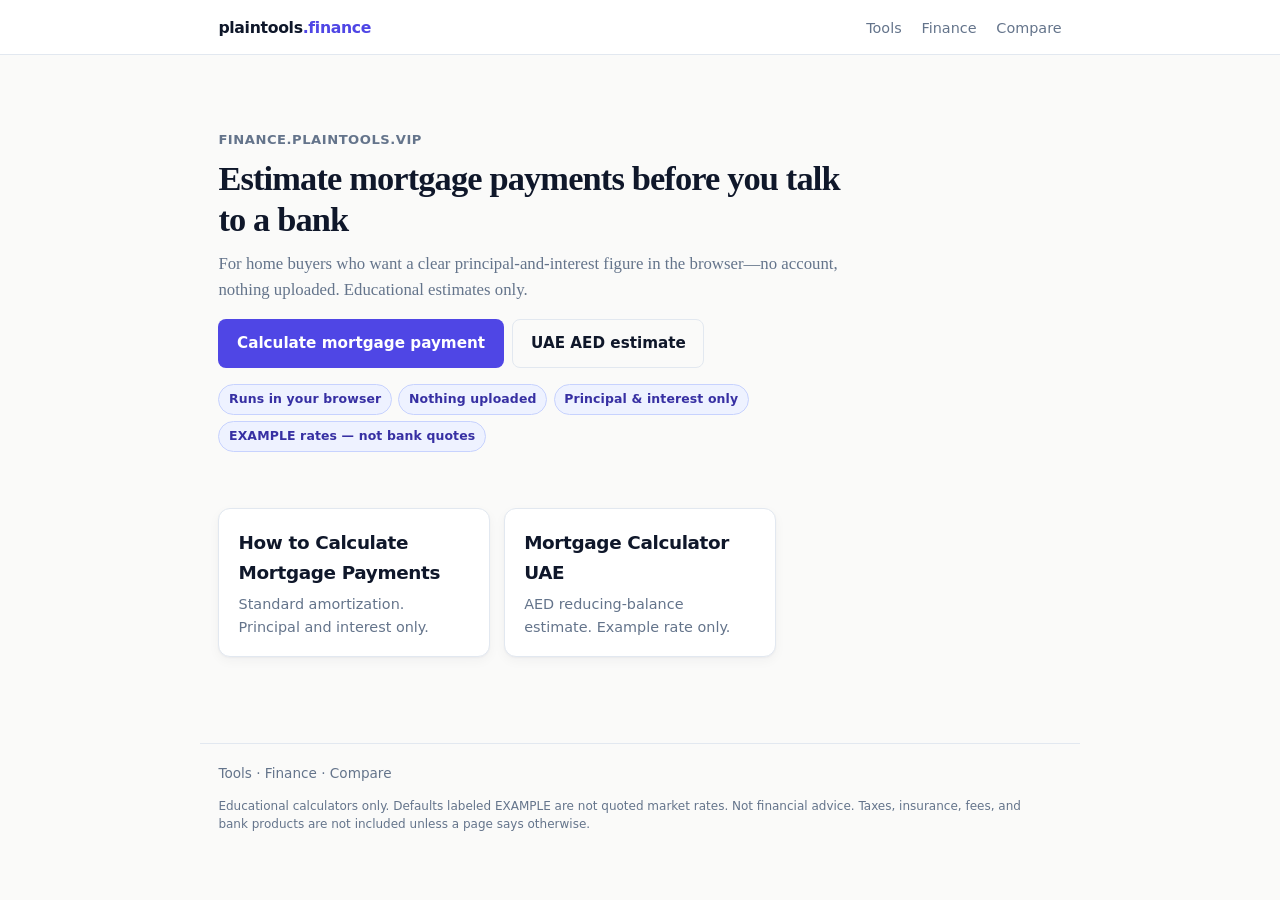
<file: index.html>
<!DOCTYPE html>
<html lang="en">
<head>
  <meta charset="utf-8">
  <meta name="viewport" content="width=device-width, initial-scale=1">
  <title>Plain Finance — Free calculators</title>
  <meta name="description" content="Estimate mortgage payments in your browser. Principal and interest only. No account. Nothing uploaded. Educational estimates, not bank quotes.">
  <link rel="canonical" href="https://finance.plaintools.vip/">
  <link rel="stylesheet" href="/assets/style.css">
</head>
<body>
  <div class="site-top">
    <div class="site-top-inner">
      <a class="brand" href="/">plaintools<span>.finance</span></a>
      <nav class="nav">
        <a href="https://plaintools.vip/">Tools</a>
        <a href="/">Finance</a>
        <a href="https://compare.plaintools.vip/">Compare</a>
      </nav>
    </div>
  </div>

  <main>
    <section class="hero">
      <p class="kicker">finance.plaintools.vip</p>
      <h1>Estimate mortgage payments before you talk to a bank</h1>
      <p class="lede">For home buyers who want a clear principal-and-interest figure in the browser—no account, nothing uploaded. Educational estimates only.</p>
      <p class="hero-actions">
        <a class="btn" href="/how-to-calculate-mortgage-payments/">Calculate mortgage payment</a>
        <a class="btn ghost" href="/mortgage-calculator-uae/">UAE AED estimate</a>
      </p>
      <ul class="proof-strip" aria-label="How these calculators work">
        <li>Runs in your browser</li>
        <li>Nothing uploaded</li>
        <li>Principal &amp; interest only</li>
        <li>EXAMPLE rates — not bank quotes</li>
      </ul>
    </section>

    <div class="grid">
      <a class="card" href="/how-to-calculate-mortgage-payments/">
        <h2>How to Calculate Mortgage Payments</h2>
        <p>Standard amortization. Principal and interest only.</p>
      </a>
      <a class="card" href="/mortgage-calculator-uae/">
        <h2>Mortgage Calculator UAE</h2>
        <p>AED reducing-balance estimate. Example rate only.</p>
      </a>
    </div>
  </main>

  <footer>
    <a href="https://plaintools.vip/">Tools</a> ·
    <a href="/">Finance</a> ·
    <a href="https://compare.plaintools.vip/">Compare</a>
    <p class="disclosure">Educational calculators only. Defaults labeled EXAMPLE are not quoted market rates. Not financial advice. Taxes, insurance, fees, and bank products are not included unless a page says otherwise.</p>
  </footer>
</body>
</html>
</file>
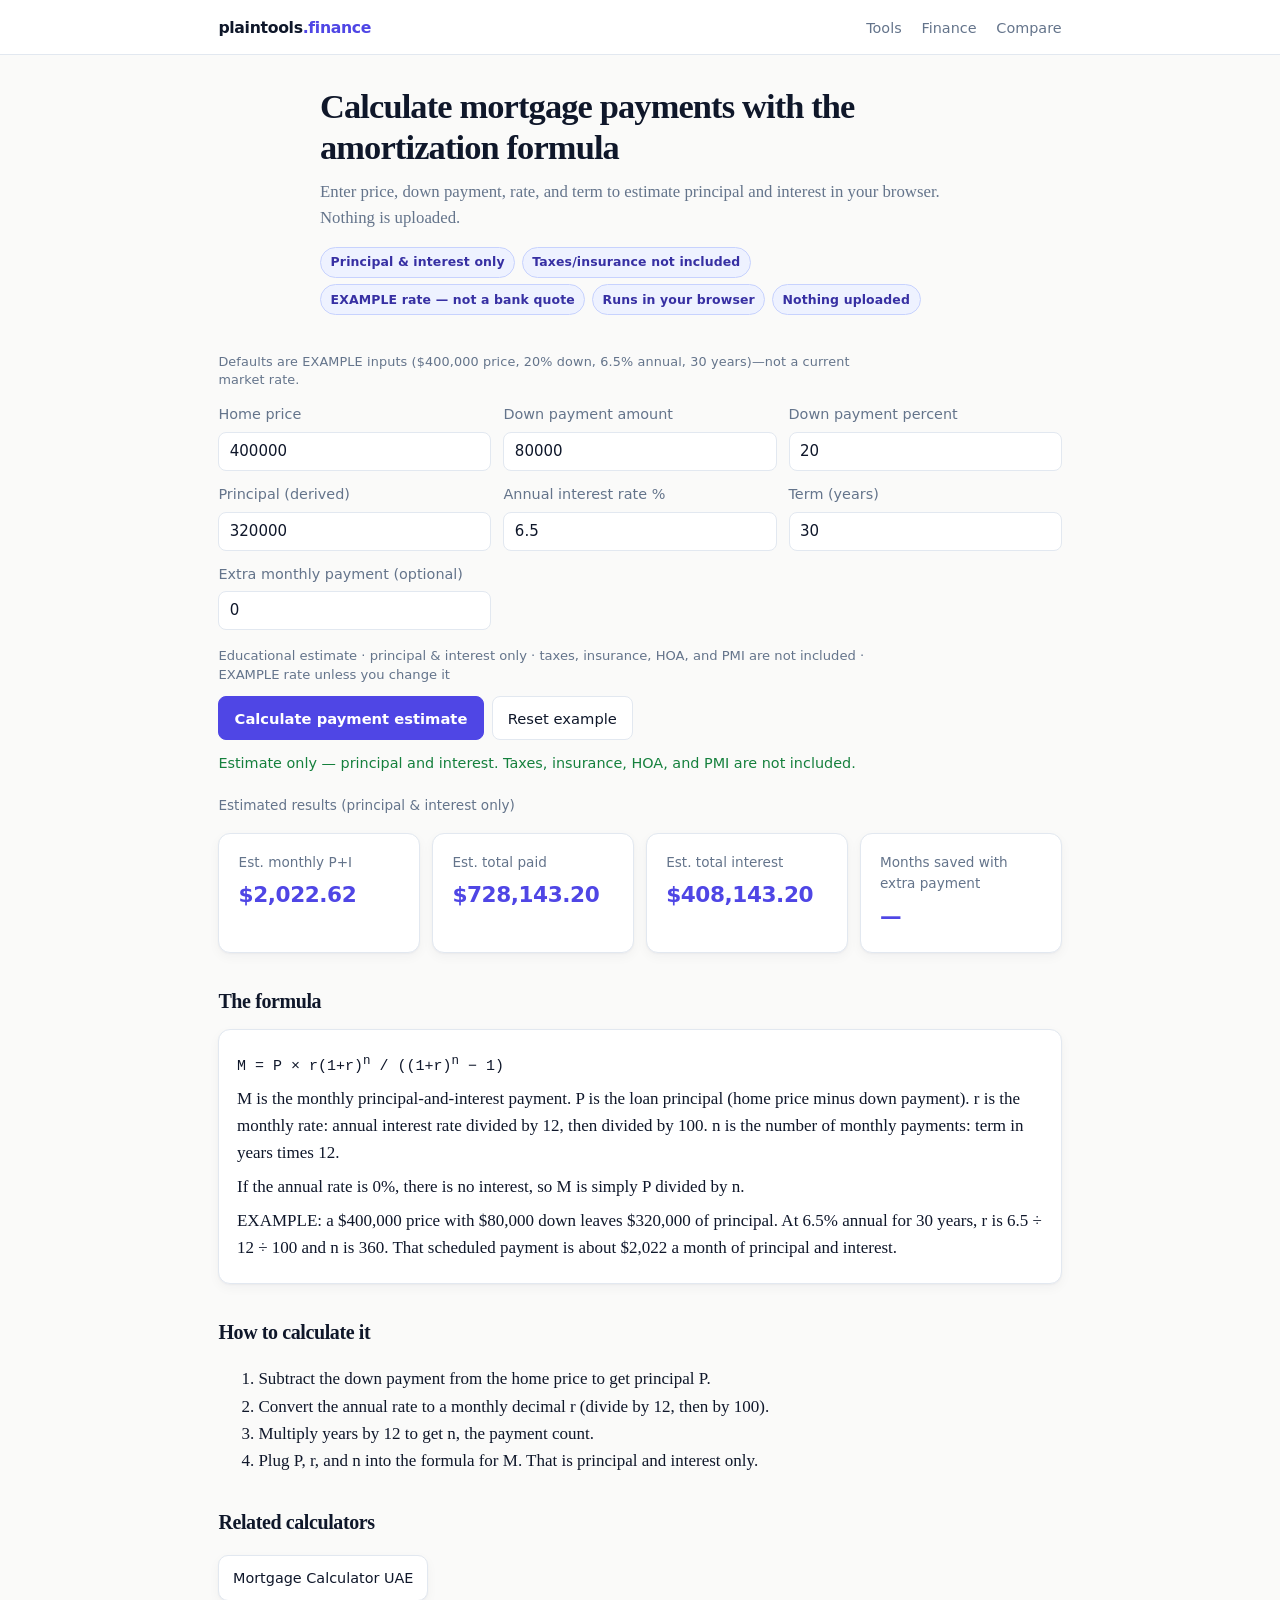
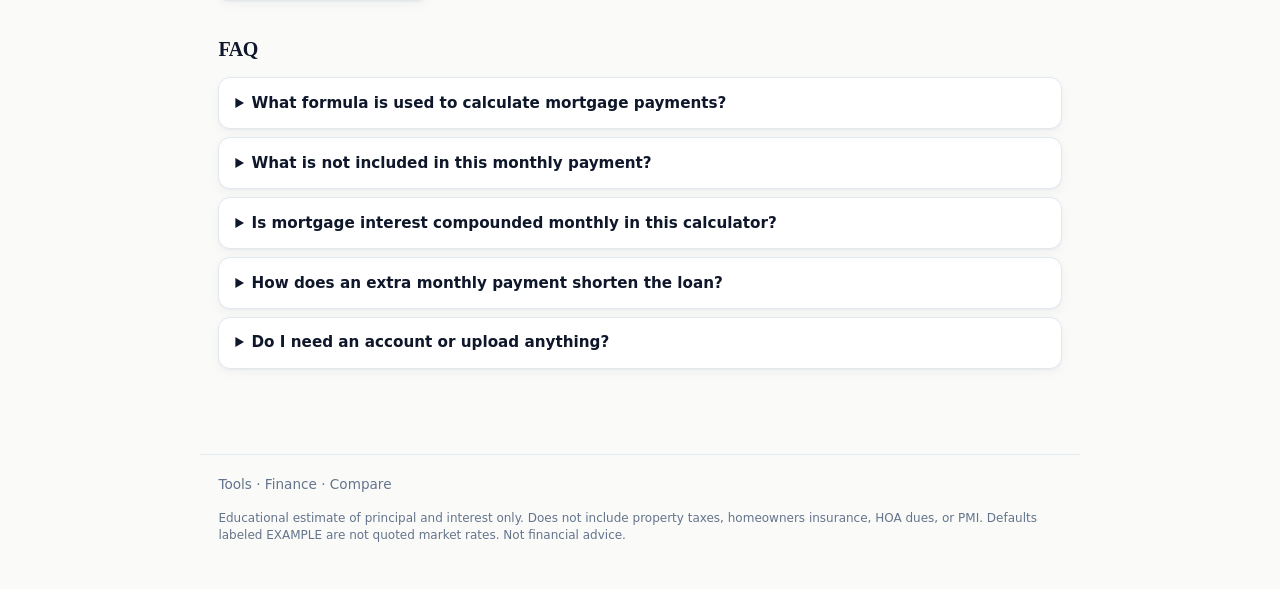
<file: how-to-calculate-mortgage-payments/index.html>
<!DOCTYPE html>
<html lang="en">
<head>
  <meta charset="utf-8">
  <meta name="viewport" content="width=device-width, initial-scale=1">
  <title>How to Calculate Mortgage Payments — Formula &amp; Calculator</title>
  <meta name="description" content="How to calculate mortgage payments with the standard amortization formula. Enter price, down payment, rate, and term. Principal and interest only. Runs in your browser.">
  <link rel="canonical" href="https://finance.plaintools.vip/how-to-calculate-mortgage-payments/">
  <link rel="stylesheet" href="/assets/style.css">
  <script type="application/ld+json">
  {
    "@context": "https://schema.org",
    "@type": "FAQPage",
    "mainEntity": [
      {
        "@type": "Question",
        "name": "What formula is used to calculate mortgage payments?",
        "acceptedAnswer": {"@type": "Answer", "text": "The standard amortization formula is M = P × r(1+r)^n / ((1+r)^n − 1). P is principal, r is the monthly rate (annual rate divided by 12 then by 100), and n is the number of months (years × 12). If the rate is 0%, M is P divided by n."}
      },
      {
        "@type": "Question",
        "name": "What is not included in this monthly payment?",
        "acceptedAnswer": {"@type": "Answer", "text": "This is principal and interest only. It does not include property taxes, homeowners insurance, HOA dues, or PMI. Those extra costs are often escrowed with a real mortgage payment."}
      },
      {
        "@type": "Question",
        "name": "Is mortgage interest compounded monthly in this calculator?",
        "acceptedAnswer": {"@type": "Answer", "text": "Yes. The annual rate is converted to a monthly rate and applied once per month, which is the usual fixed-rate amortization schedule. It is not daily compounding and not a quoted APR with fees."}
      },
      {
        "@type": "Question",
        "name": "How does an extra monthly payment shorten the loan?",
        "acceptedAnswer": {"@type": "Answer", "text": "Any extra amount above the scheduled principal-and-interest payment goes to principal. That lowers the balance faster, so fewer months of interest accrue. This page reports months saved versus the original term."}
      },
      {
        "@type": "Question",
        "name": "Do I need an account or upload anything?",
        "acceptedAnswer": {"@type": "Answer", "text": "No. The calculator runs in your browser with JavaScript. Nothing is uploaded and there is no account."}
      }
    ]
  }
  </script>
</head>
<body>
  <div class="site-top">
    <div class="site-top-inner">
      <a class="brand" href="/">plaintools<span>.finance</span></a>
      <nav class="nav">
        <a href="https://plaintools.vip/">Tools</a>
        <a href="/">Finance</a>
        <a href="https://compare.plaintools.vip/">Compare</a>
      </nav>
    </div>
  </div>
  <header class="hero">
    <h1>Calculate mortgage payments with the amortization formula</h1>
    <p class="lede">Enter price, down payment, rate, and term to estimate principal and interest in your browser. Nothing is uploaded.</p>
    <ul class="chips" aria-label="Trust">
      <li>Principal &amp; interest only</li>
      <li>Taxes/insurance not included</li>
      <li>EXAMPLE rate — not a bank quote</li>
      <li>Runs in your browser</li>
      <li>Nothing uploaded</li>
    </ul>
  </header>
  <main>
    <p class="example-label">Defaults are EXAMPLE inputs ($400,000 price, 20% down, 6.5% annual, 30 years)—not a current market rate.</p>
    <form id="calc" novalidate>
      <div class="fields">
        <label class="field stacked">Home price
          <input id="price" name="price" type="number" min="0" step="1" value="400000" inputmode="decimal">
        </label>
        <label class="field stacked">Down payment amount
          <input id="downAmount" name="downAmount" type="number" min="0" step="1" value="80000" inputmode="decimal">
        </label>
        <label class="field stacked">Down payment percent
          <input id="downPercent" name="downPercent" type="number" min="0" max="100" step="0.01" value="20" inputmode="decimal">
        </label>
        <label class="field stacked">Principal (derived)
          <input id="principal" name="principal" type="number" min="0" step="1" value="320000" inputmode="decimal">
        </label>
        <label class="field stacked">Annual interest rate %
          <input id="rate" name="rate" type="number" min="0" step="0.001" value="6.5" inputmode="decimal">
        </label>
        <label class="field stacked">Term (years)
          <input id="years" name="years" type="number" min="1" max="50" step="1" value="30" inputmode="numeric">
        </label>
        <label class="field stacked">Extra monthly payment (optional)
          <input id="extra" name="extra" type="number" min="0" step="1" value="0" inputmode="decimal">
        </label>
      </div>
      <p class="cta-note">Educational estimate · principal &amp; interest only · taxes, insurance, HOA, and PMI are not included · EXAMPLE rate unless you change it</p>
      <div class="toolbar">
        <button class="primary" type="submit">Calculate payment estimate</button>
        <button type="button" id="reset">Reset example</button>
      </div>
    </form>
    <p class="status" id="status">EXAMPLE loaded. Calculate to see an estimated principal and interest payment.</p>
    <p class="results-label" id="resultsLabel" hidden>Estimated results (principal &amp; interest only)</p>
    <div class="results" id="results" hidden>
      <div class="card">
        <p>Est. monthly P+I</p>
        <strong id="outMonthly">—</strong>
      </div>
      <div class="card">
        <p>Est. total paid</p>
        <strong id="outTotal">—</strong>
      </div>
      <div class="card">
        <p>Est. total interest</p>
        <strong id="outInterest">—</strong>
      </div>
      <div class="card" id="savedCard" hidden>
        <p>Months saved with extra payment</p>
        <strong id="outSaved">—</strong>
      </div>
    </div>
    <section>
      <h2>The formula</h2>
      <div class="formula">
        <p class="eq">M = P × r(1+r)<sup>n</sup> / ((1+r)<sup>n</sup> − 1)</p>
        <p>M is the monthly principal-and-interest payment. P is the loan principal (home price minus down payment). r is the monthly rate: annual interest rate divided by 12, then divided by 100. n is the number of monthly payments: term in years times 12.</p>
        <p>If the annual rate is 0%, there is no interest, so M is simply P divided by n.</p>
        <p>EXAMPLE: a $400,000 price with $80,000 down leaves $320,000 of principal. At 6.5% annual for 30 years, r is 6.5 ÷ 12 ÷ 100 and n is 360. That scheduled payment is about $2,022 a month of principal and interest.</p>
      </div>
    </section>
    <section>
      <h2>How to calculate it</h2>
      <ol>
        <li>Subtract the down payment from the home price to get principal P.</li>
        <li>Convert the annual rate to a monthly decimal r (divide by 12, then by 100).</li>
        <li>Multiply years by 12 to get n, the payment count.</li>
        <li>Plug P, r, and n into the formula for M. That is principal and interest only.</li>
      </ol>
    </section>
    <section>
      <h2>Related calculators</h2>
      <p class="related">
        <a href="../mortgage-calculator-uae/">Mortgage Calculator UAE</a>
      </p>
    </section>
    <section class="faq">
      <h2>FAQ</h2>
      <details>
        <summary>What formula is used to calculate mortgage payments?</summary>
        <p>The standard amortization formula is M = P × r(1+r)^n / ((1+r)^n − 1). P is principal, r is the monthly rate (annual rate divided by 12 then by 100), and n is the number of months (years × 12). If the rate is 0%, M is P divided by n.</p>
      </details>
      <details>
        <summary>What is not included in this monthly payment?</summary>
        <p>This is principal and interest only. It does not include property taxes, homeowners insurance, HOA dues, or PMI. Those extra costs are often escrowed with a real mortgage payment.</p>
      </details>
      <details>
        <summary>Is mortgage interest compounded monthly in this calculator?</summary>
        <p>Yes. The annual rate is converted to a monthly rate and applied once per month, which is the usual fixed-rate amortization schedule. It is not daily compounding and not a quoted APR with fees.</p>
      </details>
      <details>
        <summary>How does an extra monthly payment shorten the loan?</summary>
        <p>Any extra amount above the scheduled principal-and-interest payment goes to principal. That lowers the balance faster, so fewer months of interest accrue. This page reports months saved versus the original term.</p>
      </details>
      <details>
        <summary>Do I need an account or upload anything?</summary>
        <p>No. The calculator runs in your browser with JavaScript. Nothing is uploaded and there is no account.</p>
      </details>
    </section>
  </main>
  <footer>
    <a href="https://plaintools.vip/">Tools</a> ·
    <a href="/">Finance</a> ·
    <a href="https://compare.plaintools.vip/">Compare</a>
    <p class="disclosure">Educational estimate of principal and interest only. Does not include property taxes, homeowners insurance, HOA dues, or PMI. Defaults labeled EXAMPLE are not quoted market rates. Not financial advice.</p>
  </footer>
  <script>
    const $ = (id) => document.getElementById(id);
    const price = $("price");
    const downAmount = $("downAmount");
    const downPercent = $("downPercent");
    const principal = $("principal");
    const rate = $("rate");
    const years = $("years");
    const extra = $("extra");
    const status = $("status");
    const results = $("results");
    const savedCard = $("savedCard");
    let syncing = false;

    function num(el) {
      const v = parseFloat(el.value);
      return Number.isFinite(v) ? v : NaN;
    }
    function roundCents(x) {
      return Math.round(x * 100) / 100;
    }
    function money(x) {
      return x.toLocaleString("en-US", { style: "currency", currency: "USD" });
    }
    function setStatus(msg, kind) {
      status.textContent = msg;
      status.className = "status" + (kind ? " " + kind : "");
    }
    function scheduledPayment(P, annualRate, n) {
      const r = annualRate / 12 / 100;
      if (r === 0) return roundCents(P / n);
      const factor = Math.pow(1 + r, n);
      return roundCents(P * r * factor / (factor - 1));
    }
    function simulate(P, annualRate, n, monthly, extraPay) {
      const r = annualRate / 12 / 100;
      const pay = monthly + extraPay;
      if (r > 0 && pay <= P * r) return null;
      let bal = P;
      let months = 0;
      let totalPaid = 0;
      const cap = n + 1;
      while (bal > 0.005 && months < cap) {
        const interest = r === 0 ? 0 : bal * r;
        const principalPay = pay - interest;
        if (principalPay >= bal) {
          totalPaid += bal + interest;
          months += 1;
          bal = 0;
          break;
        }
        if (principalPay <= 0) return null;
        bal -= principalPay;
        totalPaid += pay;
        months += 1;
      }
      return { months: months, totalPaid: roundCents(totalPaid) };
    }
    function syncFrom(source) {
      if (syncing) return;
      syncing = true;
      const p = num(price);
      if (!(p >= 0)) { syncing = false; return; }
      if (source === "percent") {
        const pct = num(downPercent);
        if (pct >= 0) {
          downAmount.value = p ? roundCents(p * pct / 100) : 0;
        }
      } else if (source === "amount") {
        const amt = num(downAmount);
        if (amt >= 0) {
          downPercent.value = p ? roundCents((amt / p) * 100) : 0;
        }
      } else if (source === "principal") {
        const prin = num(principal);
        if (prin >= 0) {
          downAmount.value = roundCents(p - prin);
          downPercent.value = p ? roundCents(((p - prin) / p) * 100) : 0;
        }
      } else if (source === "price") {
        const amt = num(downAmount);
        if (amt >= 0) {
          downPercent.value = p ? roundCents((amt / p) * 100) : 0;
        }
      }
      const amt = num(downAmount);
      if (p >= 0 && amt >= 0 && source !== "principal") {
        principal.value = roundCents(p - amt);
      }
      syncing = false;
    }
    function calculate() {
      const P = num(principal);
      const annual = num(rate);
      const y = num(years);
      const extraPay = num(extra) || 0;
      const resultsLabel = $("resultsLabel");
      if (!(P > 0)) { setStatus("Principal must be greater than zero.", "bad"); results.hidden = true; if (resultsLabel) resultsLabel.hidden = true; return; }
      if (!(annual >= 0)) { setStatus("Annual rate must be zero or a positive percent.", "bad"); results.hidden = true; if (resultsLabel) resultsLabel.hidden = true; return; }
      if (!(y > 0)) { setStatus("Term must be at least one year.", "bad"); results.hidden = true; if (resultsLabel) resultsLabel.hidden = true; return; }
      if (extraPay < 0) { setStatus("Extra payment cannot be negative.", "bad"); results.hidden = true; if (resultsLabel) resultsLabel.hidden = true; return; }
      const n = Math.round(y * 12);
      const monthly = scheduledPayment(P, annual, n);
      let totalPaid;
      let months = n;
      if (extraPay > 0) {
        const sim = simulate(P, annual, n, monthly, extraPay);
        if (!sim) {
          setStatus("Payment does not cover monthly interest. Raise the payment or lower the rate.", "bad");
          results.hidden = true;
          if (resultsLabel) resultsLabel.hidden = true;
          return;
        }
        months = sim.months;
        totalPaid = sim.totalPaid;
      } else {
        totalPaid = roundCents(monthly * n);
      }
      const totalInterest = roundCents(totalPaid - P);
      $("outMonthly").textContent = money(monthly);
      $("outTotal").textContent = money(totalPaid);
      $("outInterest").textContent = money(totalInterest);
      if (extraPay > 0) {
        savedCard.hidden = false;
        $("outSaved").textContent = String(n - months);
      } else {
        savedCard.hidden = true;
      }
      results.hidden = false;
      if (resultsLabel) resultsLabel.hidden = false;
      setStatus("Estimate only — principal and interest. Taxes, insurance, HOA, and PMI are not included.", "ok");
    }
    ["price", "downAmount", "downPercent", "principal"].forEach((id) => {
      $(id).addEventListener("input", (e) => {
        const map = { price: "price", downAmount: "amount", downPercent: "percent", principal: "principal" };
        syncFrom(map[id]);
      });
    });
    $("calc").addEventListener("submit", (e) => { e.preventDefault(); calculate(); });
    $("reset").addEventListener("click", () => {
      price.value = "400000";
      downAmount.value = "80000";
      downPercent.value = "20";
      principal.value = "320000";
      rate.value = "6.5";
      years.value = "30";
      extra.value = "0";
      calculate();
      setStatus("EXAMPLE restored: $400,000 price, 20% down, 6.5% annual, 30 years.", "ok");
    });
    calculate();
  </script>
</body>
</html>
</file>
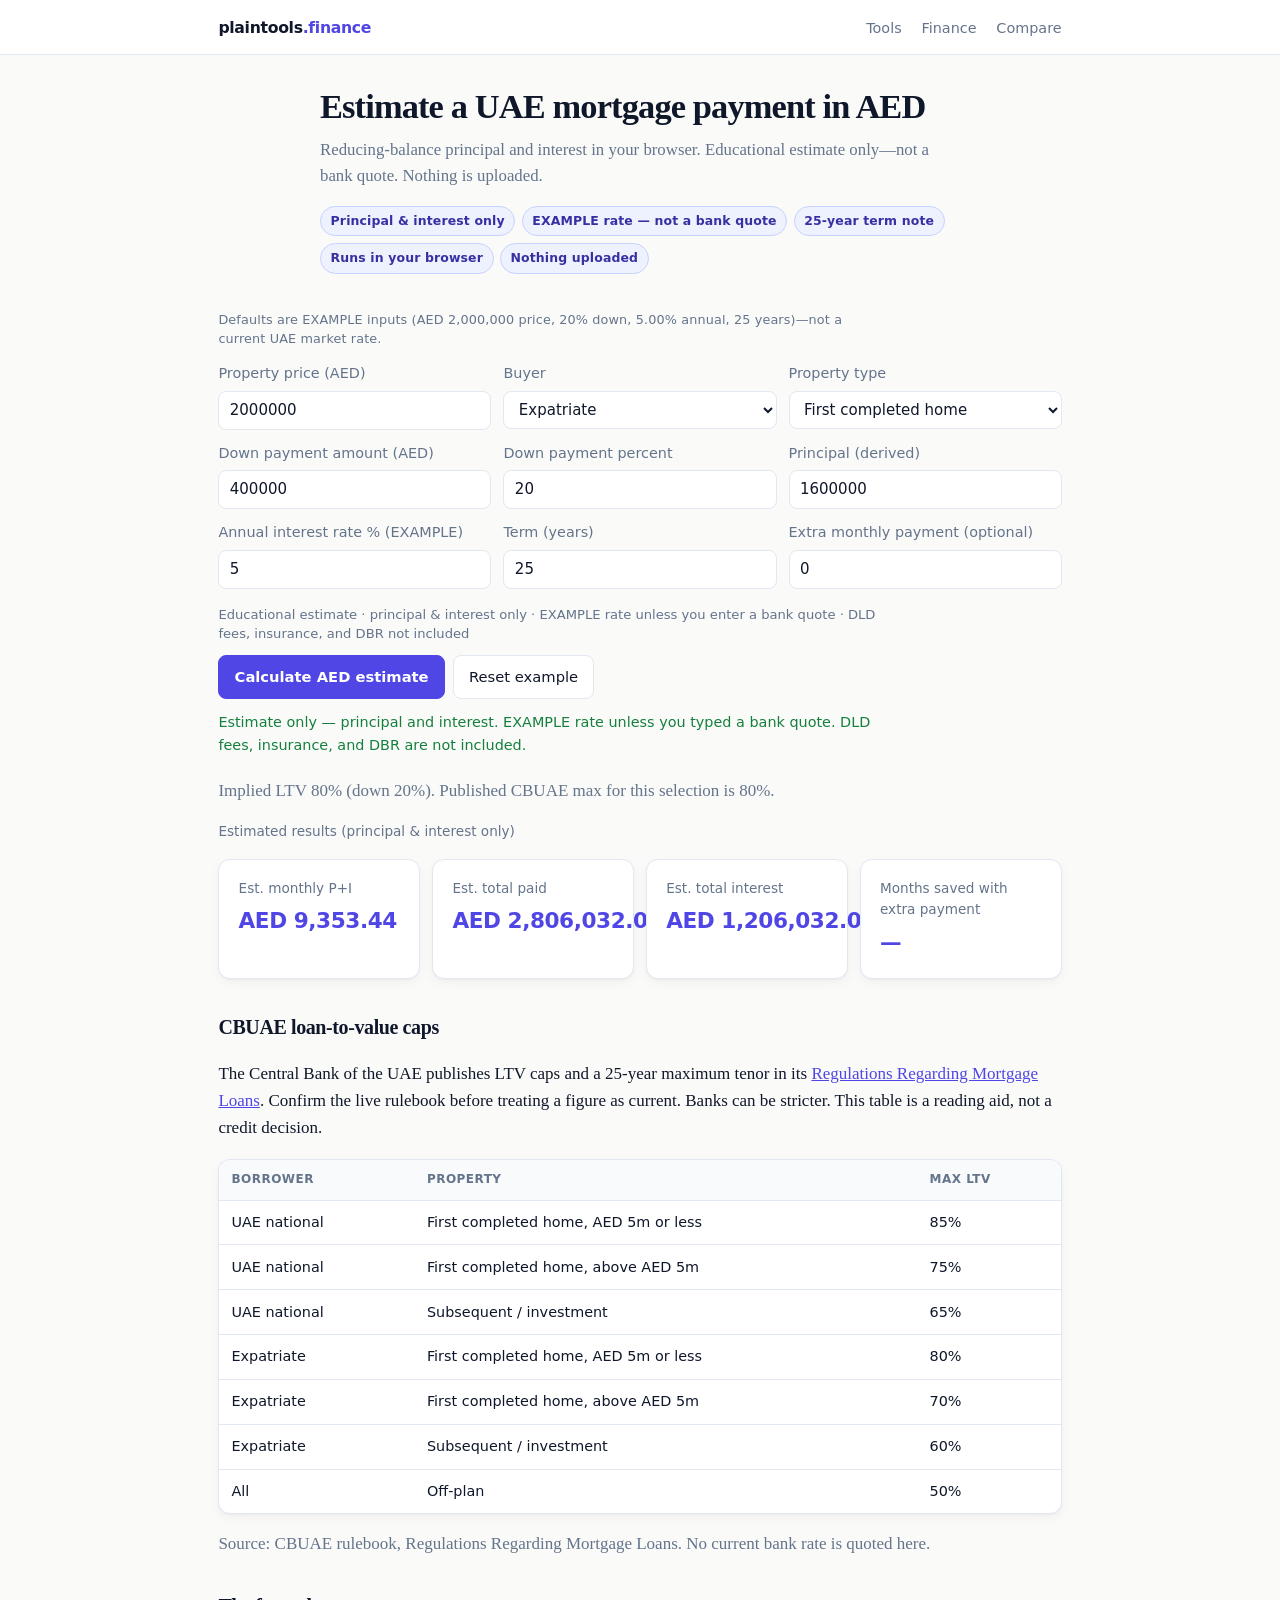
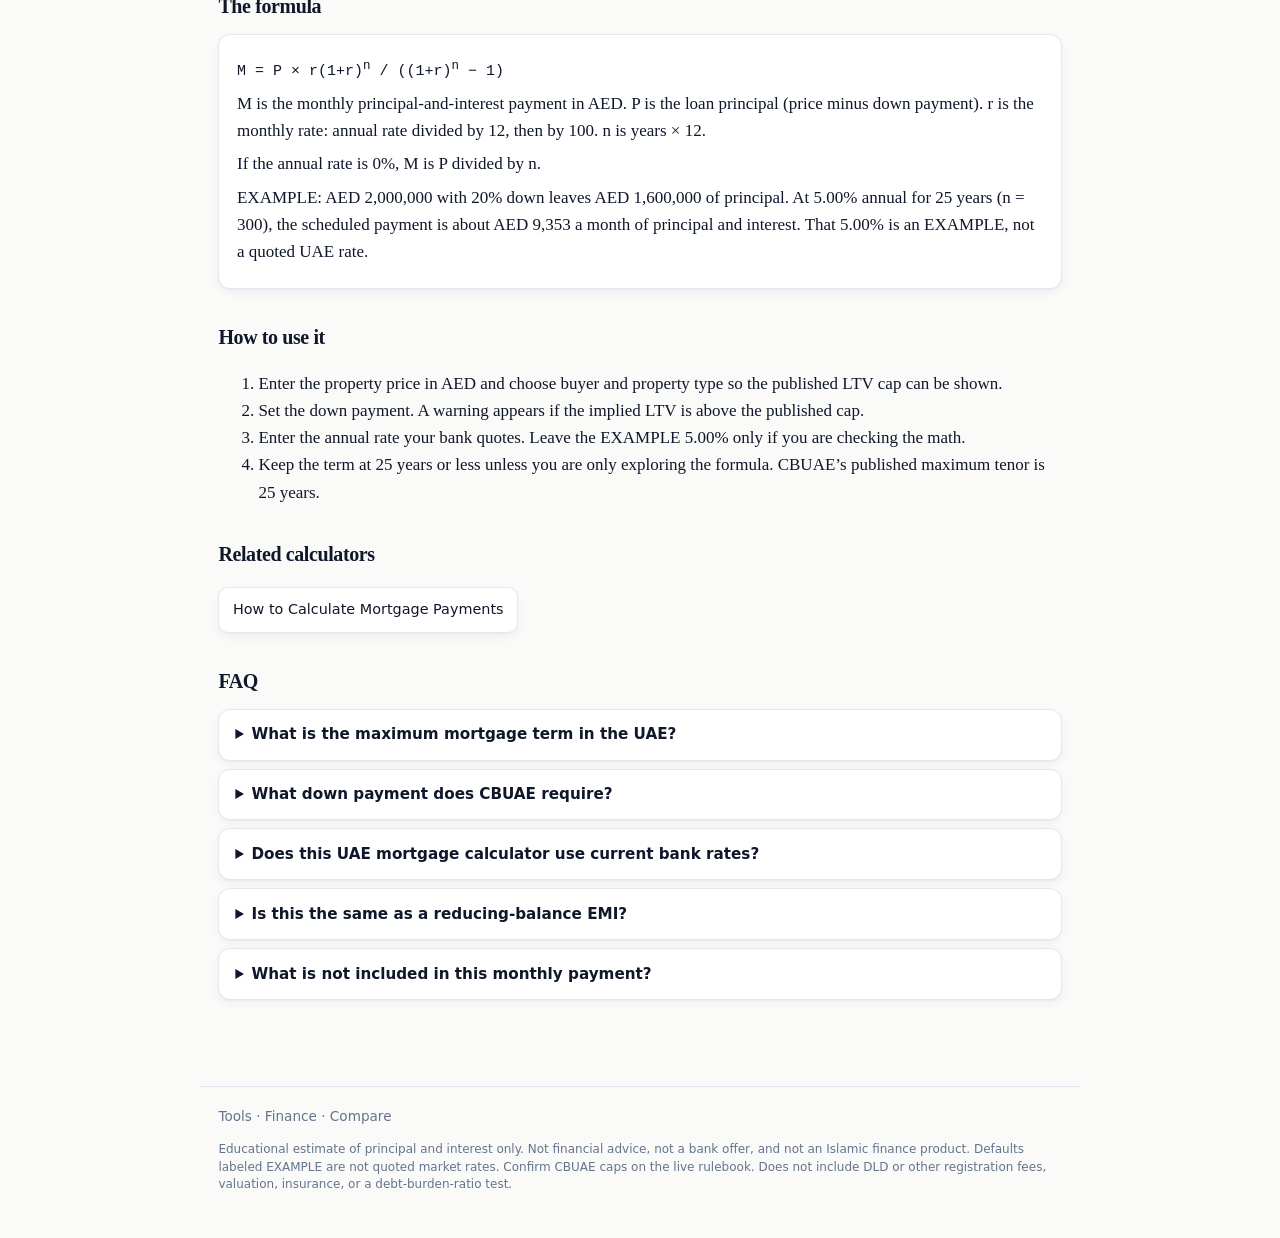
<file: mortgage-calculator-uae/index.html>
<!DOCTYPE html>
<html lang="en">
<head>
  <meta charset="utf-8">
  <meta name="viewport" content="width=device-width, initial-scale=1">
  <title>Mortgage Calculator UAE — AED Payment Estimate</title>
  <meta name="description" content="Estimate a UAE mortgage payment in AED. Reducing-balance principal and interest, 25-year term cap noted. Example rate only. Runs in your browser.">
  <link rel="canonical" href="https://finance.plaintools.vip/mortgage-calculator-uae/">
  <link rel="stylesheet" href="/assets/style.css">
  <script type="application/ld+json">
  {
    "@context": "https://schema.org",
    "@type": "FAQPage",
    "mainEntity": [
      {
        "@type": "Question",
        "name": "What is the maximum mortgage term in the UAE?",
        "acceptedAnswer": {"@type": "Answer", "text": "The Central Bank of the UAE mortgage-loan regulations set a maximum tenor of 25 years. This calculator defaults to 25 years and warns if you enter a longer term. Confirm the live CBUAE rulebook before treating the cap as current."}
      },
      {
        "@type": "Question",
        "name": "What down payment does CBUAE require?",
        "acceptedAnswer": {"@type": "Answer", "text": "CBUAE publishes loan-to-value caps rather than a single down-payment number. For a first completed home at AED 5 million or less, the published maximum LTV is 85% for UAE nationals and 80% for expatriates (15% or 20% down). Caps are lower above AED 5 million, on subsequent or investment property, and 50% LTV on off-plan purchases. Banks may lend less. Confirm the live rulebook."}
      },
      {
        "@type": "Question",
        "name": "Does this UAE mortgage calculator use current bank rates?",
        "acceptedAnswer": {"@type": "Answer", "text": "No. The default annual rate is an EXAMPLE only. UAE lenders often quote a reducing rate linked to EIBOR plus a margin, and the quoted APR can include fees. Enter the rate your bank actually quotes. This page does not fetch live rates."}
      },
      {
        "@type": "Question",
        "name": "Is this the same as a reducing-balance EMI?",
        "acceptedAnswer": {"@type": "Answer", "text": "Yes. It uses standard monthly amortization: M = P × r(1+r)^n / ((1+r)^n − 1). That is reducing-balance principal and interest with a monthly rest. It is not a flat-rate quote, not an Islamic / Ijara product, and not a bank offer."}
      },
      {
        "@type": "Question",
        "name": "What is not included in this monthly payment?",
        "acceptedAnswer": {"@type": "Answer", "text": "Principal and interest only. It does not include Dubai Land Department or other registration fees, valuation, life or property insurance, early-settlement fees, or a debt-burden-ratio check. CBUAE consumer lending rules also cap aggregate monthly debt service; this page does not test that."}
      }
    ]
  }
  </script>
</head>
<body>
  <div class="site-top">
    <div class="site-top-inner">
      <a class="brand" href="/">plaintools<span>.finance</span></a>
      <nav class="nav">
        <a href="https://plaintools.vip/">Tools</a>
        <a href="/">Finance</a>
        <a href="https://compare.plaintools.vip/">Compare</a>
      </nav>
    </div>
  </div>
  <header class="hero">
    <h1>Estimate a UAE mortgage payment in AED</h1>
    <p class="lede">Reducing-balance principal and interest in your browser. Educational estimate only—not a bank quote. Nothing is uploaded.</p>
    <ul class="chips" aria-label="Trust">
      <li>Principal &amp; interest only</li>
      <li>EXAMPLE rate — not a bank quote</li>
      <li>25-year term note</li>
      <li>Runs in your browser</li>
      <li>Nothing uploaded</li>
    </ul>
  </header>
  <main>
    <p class="example-label">Defaults are EXAMPLE inputs (AED 2,000,000 price, 20% down, 5.00% annual, 25 years)—not a current UAE market rate.</p>
    <form id="calc" novalidate>
      <div class="fields">
        <label class="field stacked">Property price (AED)
          <input id="price" name="price" type="number" min="0" step="1" value="2000000" inputmode="decimal">
        </label>
        <label class="field stacked">Buyer
          <select id="buyer" name="buyer">
            <option value="expat" selected>Expatriate</option>
            <option value="national">UAE national</option>
          </select>
        </label>
        <label class="field stacked">Property type
          <select id="kind" name="kind">
            <option value="first" selected>First completed home</option>
            <option value="subsequent">Subsequent / investment</option>
            <option value="offplan">Off-plan</option>
          </select>
        </label>
        <label class="field stacked">Down payment amount (AED)
          <input id="downAmount" name="downAmount" type="number" min="0" step="1" value="400000" inputmode="decimal">
        </label>
        <label class="field stacked">Down payment percent
          <input id="downPercent" name="downPercent" type="number" min="0" max="100" step="0.01" value="20" inputmode="decimal">
        </label>
        <label class="field stacked">Principal (derived)
          <input id="principal" name="principal" type="number" min="0" step="1" value="1600000" inputmode="decimal">
        </label>
        <label class="field stacked">Annual interest rate % (EXAMPLE)
          <input id="rate" name="rate" type="number" min="0" step="0.001" value="5" inputmode="decimal">
        </label>
        <label class="field stacked">Term (years)
          <input id="years" name="years" type="number" min="1" max="40" step="1" value="25" inputmode="numeric">
        </label>
        <label class="field stacked">Extra monthly payment (optional)
          <input id="extra" name="extra" type="number" min="0" step="1" value="0" inputmode="decimal">
        </label>
      </div>
      <p class="cta-note">Educational estimate · principal &amp; interest only · EXAMPLE rate unless you enter a bank quote · DLD fees, insurance, and DBR not included</p>
      <div class="toolbar">
        <button class="primary" type="submit">Calculate AED estimate</button>
        <button type="button" id="reset">Reset example</button>
      </div>
    </form>
    <p class="status" id="status">EXAMPLE loaded. Calculate to see an estimated principal and interest payment in AED.</p>
    <p class="muted" id="ltvStatus"></p>
    <p class="results-label" id="resultsLabel" hidden>Estimated results (principal &amp; interest only)</p>
    <div class="results" id="results" hidden>
      <div class="card">
        <p>Est. monthly P+I</p>
        <strong id="outMonthly">—</strong>
      </div>
      <div class="card">
        <p>Est. total paid</p>
        <strong id="outTotal">—</strong>
      </div>
      <div class="card">
        <p>Est. total interest</p>
        <strong id="outInterest">—</strong>
      </div>
      <div class="card" id="savedCard" hidden>
        <p>Months saved with extra payment</p>
        <strong id="outSaved">—</strong>
      </div>
    </div>
    <section>
      <h2>CBUAE loan-to-value caps</h2>
      <p>The Central Bank of the UAE publishes LTV caps and a 25-year maximum tenor in its <a href="https://rulebook.centralbank.ae/en/rulebook/regulations-regarding-mortgage-loans">Regulations Regarding Mortgage Loans</a>. Confirm the live rulebook before treating a figure as current. Banks can be stricter. This table is a reading aid, not a credit decision.</p>
      <table class="ltv">
        <thead>
          <tr><th>Borrower</th><th>Property</th><th>Max LTV</th></tr>
        </thead>
        <tbody>
          <tr><td>UAE national</td><td>First completed home, AED 5m or less</td><td>85%</td></tr>
          <tr><td>UAE national</td><td>First completed home, above AED 5m</td><td>75%</td></tr>
          <tr><td>UAE national</td><td>Subsequent / investment</td><td>65%</td></tr>
          <tr><td>Expatriate</td><td>First completed home, AED 5m or less</td><td>80%</td></tr>
          <tr><td>Expatriate</td><td>First completed home, above AED 5m</td><td>70%</td></tr>
          <tr><td>Expatriate</td><td>Subsequent / investment</td><td>60%</td></tr>
          <tr><td>All</td><td>Off-plan</td><td>50%</td></tr>
        </tbody>
      </table>
      <p class="muted ltv-note">Source: CBUAE rulebook, Regulations Regarding Mortgage Loans. No current bank rate is quoted here.</p>
    </section>
    <section>
      <h2>The formula</h2>
      <div class="formula">
        <p class="eq">M = P × r(1+r)<sup>n</sup> / ((1+r)<sup>n</sup> − 1)</p>
        <p>M is the monthly principal-and-interest payment in AED. P is the loan principal (price minus down payment). r is the monthly rate: annual rate divided by 12, then by 100. n is years × 12.</p>
        <p>If the annual rate is 0%, M is P divided by n.</p>
        <p>EXAMPLE: AED 2,000,000 with 20% down leaves AED 1,600,000 of principal. At 5.00% annual for 25 years (n = 300), the scheduled payment is about AED 9,353 a month of principal and interest. That 5.00% is an EXAMPLE, not a quoted UAE rate.</p>
      </div>
    </section>
    <section>
      <h2>How to use it</h2>
      <ol>
        <li>Enter the property price in AED and choose buyer and property type so the published LTV cap can be shown.</li>
        <li>Set the down payment. A warning appears if the implied LTV is above the published cap.</li>
        <li>Enter the annual rate your bank quotes. Leave the EXAMPLE 5.00% only if you are checking the math.</li>
        <li>Keep the term at 25 years or less unless you are only exploring the formula. CBUAE’s published maximum tenor is 25 years.</li>
      </ol>
    </section>
    <section>
      <h2>Related calculators</h2>
      <p class="related">
        <a href="../how-to-calculate-mortgage-payments/">How to Calculate Mortgage Payments</a>
      </p>
    </section>
    <section class="faq">
      <h2>FAQ</h2>
      <details>
        <summary>What is the maximum mortgage term in the UAE?</summary>
        <p>The Central Bank of the UAE mortgage-loan regulations set a maximum tenor of 25 years. This calculator defaults to 25 years and warns if you enter a longer term. Confirm the live CBUAE rulebook before treating the cap as current.</p>
      </details>
      <details>
        <summary>What down payment does CBUAE require?</summary>
        <p>CBUAE publishes loan-to-value caps rather than a single down-payment number. For a first completed home at AED 5 million or less, the published maximum LTV is 85% for UAE nationals and 80% for expatriates (15% or 20% down). Caps are lower above AED 5 million, on subsequent or investment property, and 50% LTV on off-plan purchases. Banks may lend less. Confirm the live rulebook.</p>
      </details>
      <details>
        <summary>Does this UAE mortgage calculator use current bank rates?</summary>
        <p>No. The default annual rate is an EXAMPLE only. UAE lenders often quote a reducing rate linked to EIBOR plus a margin, and the quoted APR can include fees. Enter the rate your bank actually quotes. This page does not fetch live rates.</p>
      </details>
      <details>
        <summary>Is this the same as a reducing-balance EMI?</summary>
        <p>Yes. It uses standard monthly amortization: M = P × r(1+r)^n / ((1+r)^n − 1). That is reducing-balance principal and interest with a monthly rest. It is not a flat-rate quote, not an Islamic / Ijara product, and not a bank offer.</p>
      </details>
      <details>
        <summary>What is not included in this monthly payment?</summary>
        <p>Principal and interest only. It does not include Dubai Land Department or other registration fees, valuation, life or property insurance, early-settlement fees, or a debt-burden-ratio check. CBUAE consumer lending rules also cap aggregate monthly debt service; this page does not test that.</p>
      </details>
    </section>
  </main>
  <footer>
    <a href="https://plaintools.vip/">Tools</a> ·
    <a href="/">Finance</a> ·
    <a href="https://compare.plaintools.vip/">Compare</a>
    <p class="disclosure">Educational estimate of principal and interest only. Not financial advice, not a bank offer, and not an Islamic finance product. Defaults labeled EXAMPLE are not quoted market rates. Confirm CBUAE caps on the live rulebook. Does not include DLD or other registration fees, valuation, insurance, or a debt-burden-ratio test.</p>
  </footer>
  <script>
    const $ = (id) => document.getElementById(id);
    const price = $("price");
    const downAmount = $("downAmount");
    const downPercent = $("downPercent");
    const principal = $("principal");
    const rate = $("rate");
    const years = $("years");
    const extra = $("extra");
    const buyer = $("buyer");
    const kind = $("kind");
    const status = $("status");
    const ltvStatus = $("ltvStatus");
    const results = $("results");
    const savedCard = $("savedCard");
    let syncing = false;

    function num(el) {
      const v = parseFloat(el.value);
      return Number.isFinite(v) ? v : NaN;
    }
    function roundCents(x) {
      return Math.round(x * 100) / 100;
    }
    function money(x) {
      return x.toLocaleString("en-AE", { style: "currency", currency: "AED" });
    }
    function setStatus(msg, kindCls) {
      status.textContent = msg;
      status.className = "status" + (kindCls ? " " + kindCls : "");
    }
    function publishedMaxLtv(buyerVal, kindVal, priceVal) {
      if (kindVal === "offplan") return 50;
      if (buyerVal === "national") {
        if (kindVal === "subsequent") return 65;
        return priceVal > 5000000 ? 75 : 85;
      }
      if (kindVal === "subsequent") return 60;
      return priceVal > 5000000 ? 70 : 80;
    }
    function scheduledPayment(P, annualRate, n) {
      const r = annualRate / 12 / 100;
      if (r === 0) return roundCents(P / n);
      const factor = Math.pow(1 + r, n);
      return roundCents(P * r * factor / (factor - 1));
    }
    function simulate(P, annualRate, n, monthly, extraPay) {
      const r = annualRate / 12 / 100;
      const pay = monthly + extraPay;
      if (r > 0 && pay <= P * r) return null;
      let bal = P;
      let months = 0;
      let totalPaid = 0;
      const cap = n + 1;
      while (bal > 0.005 && months < cap) {
        const interest = r === 0 ? 0 : bal * r;
        const principalPay = pay - interest;
        if (principalPay >= bal) {
          totalPaid += bal + interest;
          months += 1;
          bal = 0;
          break;
        }
        if (principalPay <= 0) return null;
        bal -= principalPay;
        totalPaid += pay;
        months += 1;
      }
      return { months: months, totalPaid: roundCents(totalPaid) };
    }
    function syncFrom(source) {
      if (syncing) return;
      syncing = true;
      const p = num(price);
      if (!(p >= 0)) { syncing = false; return; }
      if (source === "percent") {
        const pct = num(downPercent);
        if (pct >= 0) {
          downAmount.value = p ? roundCents(p * pct / 100) : 0;
        }
      } else if (source === "amount") {
        const amt = num(downAmount);
        if (amt >= 0) {
          downPercent.value = p ? roundCents((amt / p) * 100) : 0;
        }
      } else if (source === "principal") {
        const prin = num(principal);
        if (prin >= 0) {
          downAmount.value = roundCents(p - prin);
          downPercent.value = p ? roundCents(((p - prin) / p) * 100) : 0;
        }
      } else if (source === "price") {
        const amt = num(downAmount);
        if (amt >= 0) {
          downPercent.value = p ? roundCents((amt / p) * 100) : 0;
        }
      }
      const amt = num(downAmount);
      if (p >= 0 && amt >= 0 && source !== "principal") {
        principal.value = roundCents(p - amt);
      }
      syncing = false;
    }
    function updateLtvNote() {
      const p = num(price);
      const P = num(principal);
      if (!(p > 0) || !(P >= 0)) {
        ltvStatus.textContent = "";
        return;
      }
      const ltv = roundCents((P / p) * 100);
      const cap = publishedMaxLtv(buyer.value, kind.value, p);
      const downPct = roundCents(100 - ltv);
      let msg = "Implied LTV " + ltv + "% (down " + downPct + "%). Published CBUAE max for this selection is " + cap + "%.";
      if (ltv > cap) {
        msg += " Above the published cap — confirm the live rulebook and your bank. Calculation still runs.";
      }
      ltvStatus.textContent = msg;
    }
    function calculate() {
      const P = num(principal);
      const annual = num(rate);
      const y = num(years);
      const extraPay = num(extra) || 0;
      updateLtvNote();
      const resultsLabel = $("resultsLabel");
      if (!(P > 0)) { setStatus("Principal must be greater than zero.", "bad"); results.hidden = true; if (resultsLabel) resultsLabel.hidden = true; return; }
      if (!(annual >= 0)) { setStatus("Annual rate must be zero or a positive percent.", "bad"); results.hidden = true; if (resultsLabel) resultsLabel.hidden = true; return; }
      if (!(y > 0)) { setStatus("Term must be at least one year.", "bad"); results.hidden = true; if (resultsLabel) resultsLabel.hidden = true; return; }
      if (extraPay < 0) { setStatus("Extra payment cannot be negative.", "bad"); results.hidden = true; if (resultsLabel) resultsLabel.hidden = true; return; }
      const n = Math.round(y * 12);
      const monthly = scheduledPayment(P, annual, n);
      let totalPaid;
      let months = n;
      if (extraPay > 0) {
        const sim = simulate(P, annual, n, monthly, extraPay);
        if (!sim) {
          setStatus("Payment does not cover monthly interest. Raise the payment or lower the rate.", "bad");
          results.hidden = true;
          if (resultsLabel) resultsLabel.hidden = true;
          return;
        }
        months = sim.months;
        totalPaid = sim.totalPaid;
      } else {
        totalPaid = roundCents(monthly * n);
      }
      const totalInterest = roundCents(totalPaid - P);
      $("outMonthly").textContent = money(monthly);
      $("outTotal").textContent = money(totalPaid);
      $("outInterest").textContent = money(totalInterest);
      if (extraPay > 0) {
        savedCard.hidden = false;
        $("outSaved").textContent = String(n - months);
      } else {
        savedCard.hidden = true;
      }
      results.hidden = false;
      if (resultsLabel) resultsLabel.hidden = false;
      let msg = "Estimate only — principal and interest. EXAMPLE rate unless you typed a bank quote. DLD fees, insurance, and DBR are not included.";
      if (y > 25) {
        msg = "Term is above the published CBUAE 25-year maximum. " + msg;
        setStatus(msg, "bad");
      } else {
        setStatus(msg, "ok");
      }
    }
    ["price", "downAmount", "downPercent", "principal"].forEach((id) => {
      $(id).addEventListener("input", () => {
        const map = { price: "price", downAmount: "amount", downPercent: "percent", principal: "principal" };
        syncFrom(map[id]);
        updateLtvNote();
      });
    });
    buyer.addEventListener("change", updateLtvNote);
    kind.addEventListener("change", updateLtvNote);
    $("calc").addEventListener("submit", (e) => { e.preventDefault(); calculate(); });
    $("reset").addEventListener("click", () => {
      price.value = "2000000";
      buyer.value = "expat";
      kind.value = "first";
      downAmount.value = "400000";
      downPercent.value = "20";
      principal.value = "1600000";
      rate.value = "5";
      years.value = "25";
      extra.value = "0";
      calculate();
      setStatus("EXAMPLE restored: AED 2,000,000, 20% down, 5.00% annual, 25 years. Not a market rate.", "ok");
    });
    calculate();
  </script>
</body>
</html>
</file>
<file: assets/style.css>
:root {
  --bg: #fafaf9;
  --card: #ffffff;
  --ink: #0f172a;
  --muted: #64748b;
  --line: #e2e8f0;
  --acc: #4f46e5;
  --acc-ink: #ffffff;
  --acc-soft: #eef2ff;
  --acc-border: #c7d2fe;
  --ok: #15803d;
  --bad: #b91c1c;
  --input: #ffffff;
  --shadow: 0 1px 2px rgba(15, 23, 42, 0.04), 0 4px 12px rgba(15, 23, 42, 0.04);
  --radius: 12px;
  --max: 880px;
  --sans: ui-sans-serif, system-ui, -apple-system, Segoe UI, Roboto, sans-serif;
}

* { box-sizing: border-box; }
html { scroll-behavior: smooth; }

body {
  margin: 0;
  font: 17px/1.6 "Iowan Old Style", "Palatino Linotype", Palatino, Georgia, "Times New Roman", serif;
  background: var(--bg);
  color: var(--ink);
  -webkit-font-smoothing: antialiased;
}

a { color: var(--acc); }
a:hover { color: #3730a3; }

.site-top {
  position: sticky;
  top: 0;
  z-index: 40;
  background: rgba(255, 255, 255, 0.95);
  backdrop-filter: blur(8px);
  border-bottom: 1px solid var(--line);
}

.site-top-inner,
header,
main,
footer,
.wrap {
  max-width: var(--max);
  margin: 0 auto;
  padding: 0.85rem 1.15rem;
}

.site-top-inner {
  display: flex;
  gap: 1rem;
  align-items: center;
  justify-content: space-between;
}

.brand {
  font-family: var(--sans);
  font-weight: 700;
  color: var(--ink);
  text-decoration: none;
  letter-spacing: -0.02em;
  font-size: 0.98rem;
}
.brand span { color: var(--acc); }

.nav {
  font-family: var(--sans);
}
.nav a {
  color: var(--muted);
  text-decoration: none;
  margin-left: 0.9rem;
  font-size: 0.9rem;
  font-weight: 500;
}
.nav a:hover { color: var(--ink); }

.hero {
  display: block;
  padding: 1.75rem 0 0.5rem;
  max-width: 40rem;
}

.kicker {
  font-family: var(--sans);
  color: var(--muted);
  font-size: 0.82rem;
  font-weight: 600;
  letter-spacing: 0.04em;
  text-transform: uppercase;
  margin: 0 0 0.5rem;
}

h1 {
  font-size: clamp(1.65rem, 3.2vw, 2.15rem);
  line-height: 1.2;
  margin: 0.15rem 0 0.65rem;
  letter-spacing: -0.025em;
  font-weight: 700;
}

.lede {
  color: var(--muted);
  margin: 0 0 1rem;
  font-size: 1.05rem;
  line-height: 1.55;
}

.muted { color: var(--muted); }

.disclosure {
  font-family: var(--sans);
  background: transparent;
  border: none;
  color: var(--muted);
  border-radius: 0;
  padding: 0;
  font-size: 0.75rem;
  line-height: 1.45;
  margin: 0.85rem 0 0;
  max-width: 52rem;
}
.disclosure strong { font-weight: 600; color: var(--muted); }

h2 {
  font-size: 1.25rem;
  margin: 2rem 0 0.75rem;
  letter-spacing: -0.02em;
  font-weight: 700;
}

main > p,
main > ul,
main > ol {
  max-width: 42rem;
}

main > ul,
main > ol {
  padding-left: 1.25rem;
  color: var(--ink);
}
main > ul li,
main > ol li { margin: 0.35rem 0; }

section { margin: 2rem 0; }

.grid {
  display: grid;
  grid-template-columns: repeat(auto-fill, minmax(220px, 1fr));
  gap: 0.85rem;
  margin: 1.25rem 0 2rem;
}

.card {
  display: block;
  background: var(--card);
  border: 1px solid var(--line);
  border-radius: var(--radius);
  box-shadow: var(--shadow);
  padding: 1.1rem 1.2rem;
  color: var(--ink);
  text-decoration: none;
  margin: 0;
  transition: border-color 0.15s ease;
}
.card:hover { border-color: var(--acc-border); }
.card h2 {
  margin: 0.1rem 0 0.35rem;
  font-size: 1.15rem;
  font-family: var(--sans);
}
.card a {
  text-decoration: none;
  color: var(--ink);
}
.card a:hover { color: var(--acc); }
.card p {
  margin: 0;
  color: var(--muted);
  font-size: 0.9rem;
  font-family: var(--sans);
}

.soon { opacity: 0.55; }
.soon.card { cursor: default; }

.note {
  color: var(--muted);
  font-size: 0.9rem;
  font-family: var(--sans);
}

/* Calculator UI */
.toolbar {
  display: flex;
  flex-wrap: wrap;
  gap: 0.5rem;
  align-items: center;
  margin: 0 0 0.75rem;
  font-family: var(--sans);
}

button {
  font-family: var(--sans);
  background: var(--card);
  color: var(--ink);
  border: 1px solid var(--line);
  border-radius: 8px;
  padding: 0.55rem 0.95rem;
  cursor: pointer;
  font-size: 0.92rem;
  min-height: 44px;
  font-weight: 500;
}
button.primary {
  background: var(--acc);
  border-color: var(--acc);
  color: var(--acc-ink);
  font-weight: 600;
}
button.primary:hover { background: #4338ca; border-color: #4338ca; }
button:hover:not(.primary) { background: #f8fafc; border-color: #cbd5e1; }
button:focus,
input:focus,
select:focus {
  outline: 2px solid var(--acc);
  outline-offset: 2px;
}

label.field {
  display: flex;
  align-items: center;
  gap: 0.4rem;
  color: var(--muted);
  font-size: 0.9rem;
  font-family: var(--sans);
}
label.field.stacked {
  flex-direction: column;
  align-items: stretch;
  gap: 0.35rem;
}

.fields {
  display: grid;
  grid-template-columns: repeat(auto-fill, minmax(220px, 1fr));
  gap: 0.75rem;
  margin: 0 0 1rem;
}

input,
select {
  background: var(--input);
  color: var(--ink);
  border: 1px solid var(--line);
  border-radius: 8px;
  padding: 0.5rem 0.65rem;
  font: 15px/1.4 var(--sans);
  width: 100%;
}

.status {
  min-height: 1.4em;
  font-size: 0.9rem;
  color: var(--muted);
  margin: 0.5rem 0 1.25rem;
  font-family: var(--sans);
}
.status.ok { color: var(--ok); }
.status.bad { color: var(--bad); }

.faq details {
  background: var(--card);
  border: 1px solid var(--line);
  border-radius: var(--radius);
  box-shadow: var(--shadow);
  padding: 0.8rem 1rem;
  margin: 0.5rem 0;
  font-family: var(--sans);
}
.faq details summary {
  cursor: pointer;
  font-weight: 600;
  font-size: 0.95rem;
}
.faq details p {
  margin: 0.55rem 0 0;
  color: var(--muted);
  font-size: 0.92rem;
  line-height: 1.5;
}

.example-label {
  display: block;
  background: transparent;
  border: none;
  color: var(--muted);
  font-size: 0.8rem;
  font-family: var(--sans);
  padding: 0;
  margin: 0 0 0.85rem;
  letter-spacing: 0.01em;
  line-height: 1.45;
  max-width: 42rem;
}

.results {
  display: grid;
  grid-template-columns: repeat(auto-fill, minmax(180px, 1fr));
  gap: 0.75rem;
  margin: 1rem 0 1.25rem;
}
.results .card strong {
  display: block;
  font-size: 1.35rem;
  color: var(--acc);
  margin-top: 0.3rem;
  font-family: var(--sans);
  letter-spacing: -0.02em;
}
.results .card p {
  font-size: 0.85rem;
}

.formula {
  background: var(--card);
  border: 1px solid var(--line);
  border-radius: var(--radius);
  box-shadow: var(--shadow);
  padding: 1rem 1.1rem;
}
.formula p { margin: 0.4rem 0; }
.formula .eq {
  font: 15px/1.55 ui-monospace, SFMono-Regular, Menlo, Consolas, monospace;
  color: var(--ink);
  overflow-x: auto;
}

.disclaimer {
  font-family: var(--sans);
  color: var(--muted);
  font-size: 0.75rem;
  line-height: 1.45;
  border: none;
  padding: 0;
  margin: 0.85rem 0 0;
  max-width: 52rem;
}

.queued {
  color: var(--muted);
  font-size: 0.85rem;
  font-family: var(--sans);
}

table.ltv,
table {
  width: 100%;
  border-collapse: separate;
  border-spacing: 0;
  background: var(--card);
  border: 1px solid var(--line);
  border-radius: var(--radius);
  overflow: hidden;
  font-family: var(--sans);
  font-size: 0.9rem;
  margin: 0.8rem 0 1rem;
  box-shadow: var(--shadow);
}
table.ltv th,
table.ltv td,
th,
td {
  padding: 0.65rem 0.75rem;
  border-bottom: 1px solid var(--line);
  text-align: left;
  vertical-align: top;
}
table.ltv th,
th {
  background: #f8fafc;
  font-size: 0.75rem;
  text-transform: uppercase;
  letter-spacing: 0.04em;
  color: var(--muted);
  font-weight: 600;
}
table.ltv td { color: var(--ink); }
table.ltv tr:last-child td,
tr:last-child td { border-bottom: none; }

.ltv-note { margin: 0.75rem 0 0; }

.related {
  display: flex;
  flex-wrap: wrap;
  gap: 0.75rem;
}
.related a,
.related span {
  background: var(--card);
  border: 1px solid var(--line);
  border-radius: 10px;
  box-shadow: var(--shadow);
  padding: 0.65rem 0.85rem;
  font-family: var(--sans);
  font-size: 0.9rem;
  text-decoration: none;
  color: var(--ink);
}
.related a:hover {
  border-color: var(--acc-border);
  color: var(--acc);
}
.related span.soon {
  color: var(--muted);
  opacity: 0.55;
}

footer {
  max-width: var(--max);
  margin: 2.5rem auto 1.5rem;
  padding: 1.2rem 1.15rem;
  color: var(--muted);
  font-size: 0.85rem;
  border-top: 1px solid var(--line);
  font-family: var(--sans);
}
footer a {
  color: var(--muted);
  text-decoration: none;
}
footer a:hover { color: var(--ink); }

.hero-actions {
  display: flex;
  flex-wrap: wrap;
  gap: 0.55rem;
  margin: 0.25rem 0 1rem;
  font-family: var(--sans);
}

.btn {
  font-family: var(--sans);
  display: inline-flex;
  align-items: center;
  justify-content: center;
  gap: 0.35rem;
  background: var(--acc);
  color: var(--acc-ink) !important;
  text-decoration: none;
  font-weight: 600;
  font-size: 0.95rem;
  border-radius: 8px;
  padding: 0.7rem 1.1rem;
  border: 1px solid transparent;
  min-height: 44px;
  transition: background 0.15s ease, border-color 0.15s ease;
}
.btn:hover {
  background: #4338ca;
  color: var(--acc-ink) !important;
}
.btn.ghost {
  background: transparent;
  color: var(--ink) !important;
  border: 1px solid var(--line);
}
.btn.ghost:hover {
  background: #f8fafc;
  color: var(--ink) !important;
  border-color: #cbd5e1;
}

.proof-strip,
.chips {
  list-style: none;
  margin: 0 0 1rem;
  padding: 0;
  display: flex;
  flex-wrap: wrap;
  gap: 0.4rem;
  font-family: var(--sans);
}
.proof-strip li,
.chips li {
  background: var(--acc-soft);
  border: 1px solid var(--acc-border);
  color: #3730a3;
  font-size: 0.78rem;
  font-weight: 600;
  padding: 0.28rem 0.6rem;
  border-radius: 999px;
  letter-spacing: 0.01em;
}

.cta-note {
  font-family: var(--sans);
  color: var(--muted);
  font-size: 0.82rem;
  margin: 0.35rem 0 0.75rem;
  max-width: 42rem;
  line-height: 1.45;
}

.results-label {
  font-family: var(--sans);
  font-size: 0.85rem;
  color: var(--muted);
  margin: 0 0 0.5rem;
}

.tool-head {
  display: flex;
  flex-direction: column;
  gap: 0.45rem;
  margin: 0 0 0.75rem;
}

@media (max-width: 640px) {
  .nav a:nth-child(n+4) { display: none; }
  .hero-actions .btn { flex: 1 1 auto; min-width: 9.5rem; }
  .toolbar button { min-height: 44px; }
}
</file>
